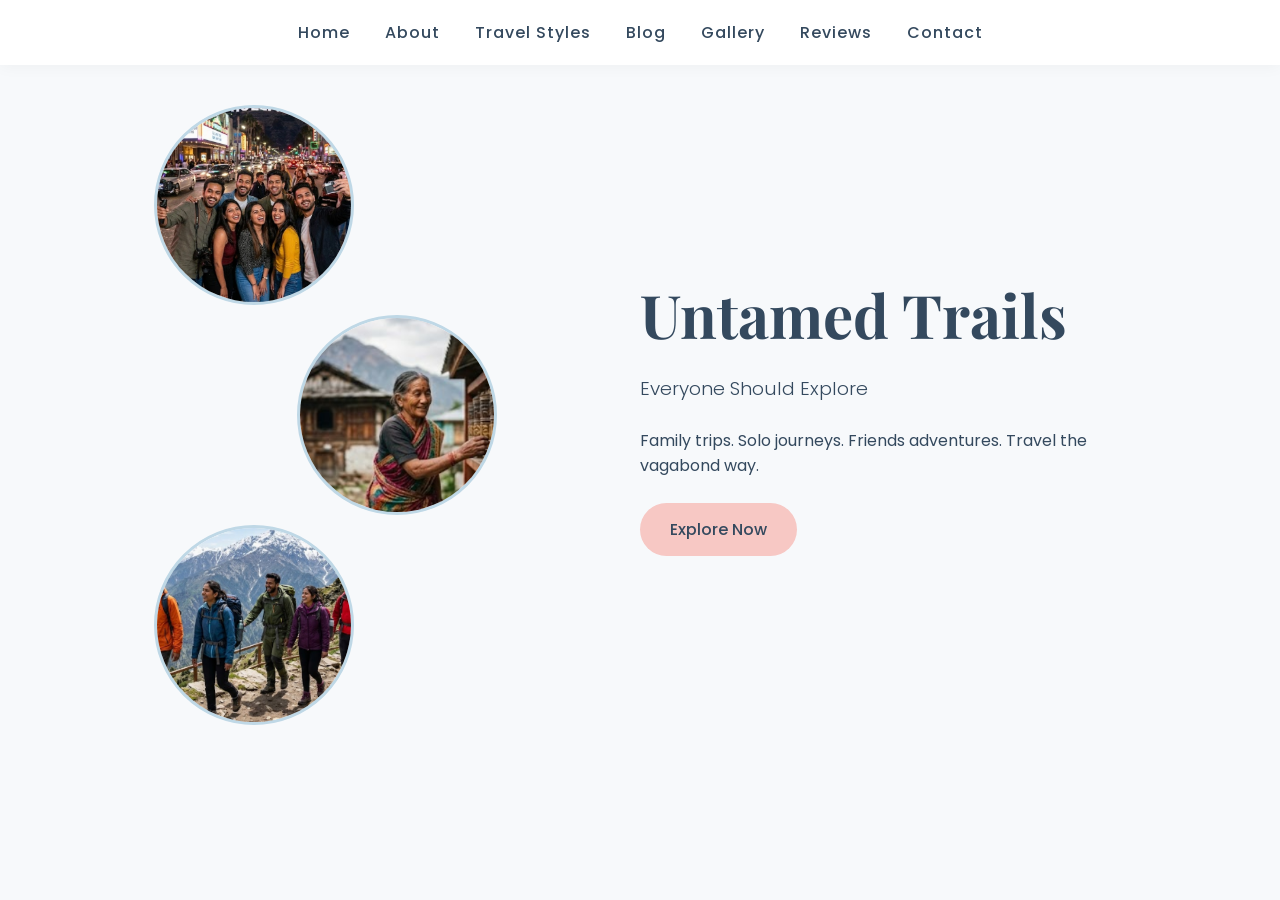
<file: index.html>
<!DOCTYPE html>
<html>
<head>
<title>Untamed Trails</title>
<link rel="stylesheet" href="styles.css">
</head>
<body>

<header>
<nav>
<ul>
<li><a href="index.html">Home</a></li>
<li><a href="about.html">About</a></li>
<li><a href="travelstyles.html">Travel Styles</a></li>
<li><a href="blog.html">Blog</a></li>
<li><a href="gallery.html">Gallery</a></li>
<li><a href="reviews.html">Reviews</a></li>
<li><a href="contact.html">Contact</a></li>
</ul>
</nav>
</header>

<section class="hero">
<div class="hero-left">
<img src="images/1.png" class="circle-img"> 
<img src="images/2.png" class="circle-img">
<img src="images/3.png" class="circle-img">

</div>

<div class="hero-right">
<h1>Untamed Trails</h1>
<h3>Everyone Should Explore</h3>
<p>Family trips. Solo journeys. Friends adventures. Travel the vagabond way.</p>
<br>
<a href="travelstyles.html" class="btn">Explore Now</a>
</div>
</section>

</body>
</html>
</file>
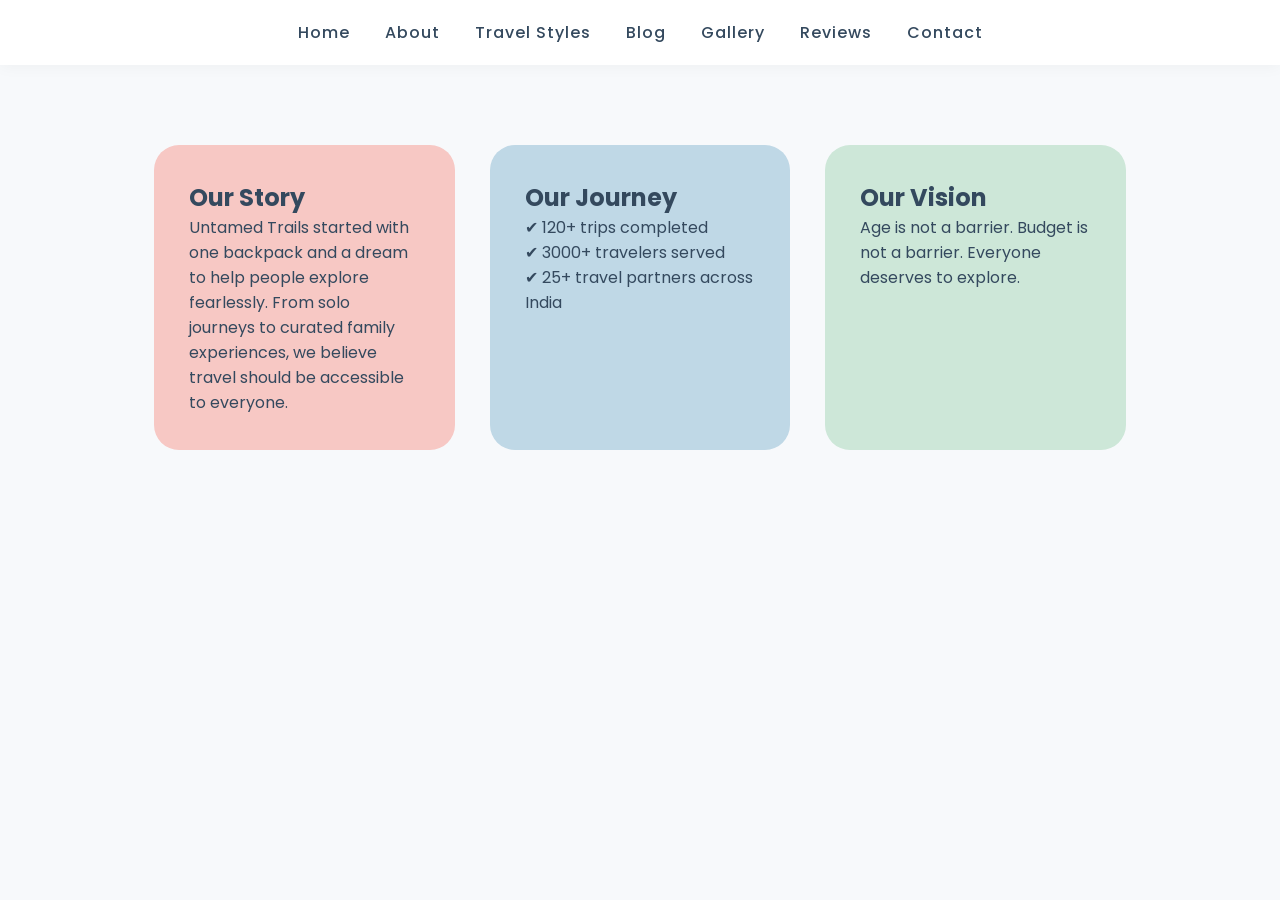
<file: about.html>
<!DOCTYPE html>
<html>
<head>
<title>About Us</title>
<link rel="stylesheet" href="styles.css">
</head>
<body>

<header>
<nav>
<ul>
<li><a href="index.html">Home</a></li>
<li><a href="about.html">About</a></li>
<li><a href="travelstyles.html">Travel Styles</a></li>
<li><a href="blog.html">Blog</a></li>
<li><a href="gallery.html">Gallery</a></li>
<li><a href="reviews.html">Reviews</a></li>
<li><a href="contact.html">Contact</a></li>
</ul>
</nav>
</header>

<section class="section">

<div class="card">
<h2>Our Story</h2>
<p>Untamed Trails started with one backpack and a dream to help people explore fearlessly. From solo journeys to curated family experiences, we believe travel should be accessible to everyone.</p>
</div>

<div class="card">
<h2>Our Journey</h2>
<p>✔ 120+ trips completed<br>
✔ 3000+ travelers served<br>
✔ 25+ travel partners across India</p>
</div>

<div class="card">
<h2>Our Vision</h2>
<p>Age is not a barrier. Budget is not a barrier. Everyone deserves to explore.</p>
</div>

</section>

</body>
</html>
</file>
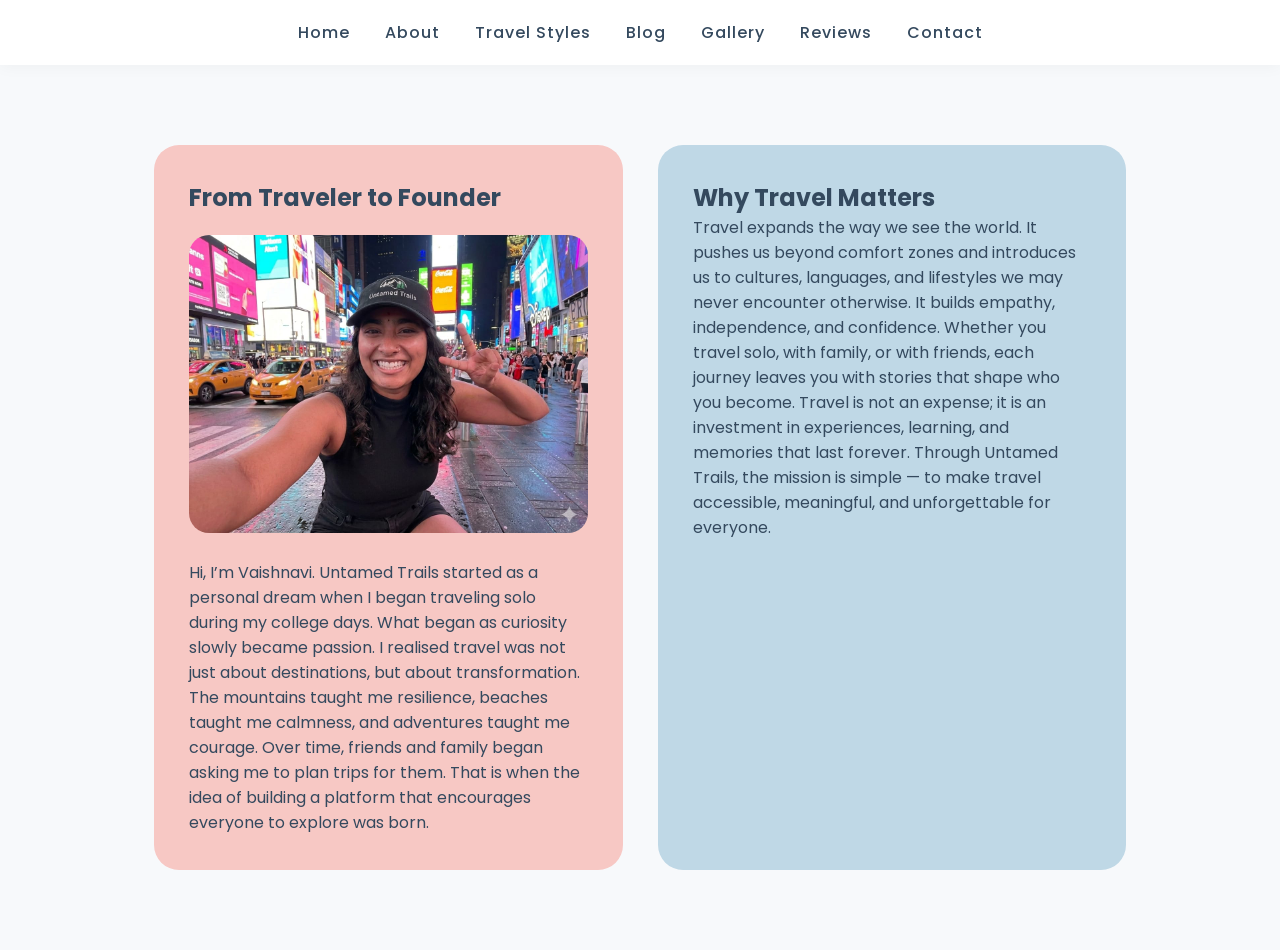
<file: blog.html>
<!DOCTYPE html>
<html>
<head>
<title>Blog - Untamed Trails</title>
<link rel="stylesheet" href="styles.css">
</head>
<body>

<header>
<nav>
<ul>
<li><a href="index.html">Home</a></li>
<li><a href="about.html">About</a></li>
<li><a href="travelstyles.html">Travel Styles</a></li>
<li><a href="blog.html">Blog</a></li>
<li><a href="gallery.html">Gallery</a></li>
<li><a href="reviews.html">Reviews</a></li>
<li><a href="contact.html">Contact</a></li>
</ul>
</nav>
</header>

<section class="section">

<div class="card">
<h2>From Traveler to Founder</h2>
<img src="images/owner.jpeg" width="100%" style="border-radius:20px; margin:20px 0;">
<p>
Hi, I’m Vaishnavi. Untamed Trails started as a personal dream when I began traveling solo during my college days. What began as curiosity slowly became passion. I realised travel was not just about destinations, but about transformation. The mountains taught me resilience, beaches taught me calmness, and adventures taught me courage. Over time, friends and family began asking me to plan trips for them. That is when the idea of building a platform that encourages everyone to explore was born.
</p>
</div>

<div class="card">
<h2>Why Travel Matters</h2>
<p>
Travel expands the way we see the world. It pushes us beyond comfort zones and introduces us to cultures, languages, and lifestyles we may never encounter otherwise. It builds empathy, independence, and confidence. Whether you travel solo, with family, or with friends, each journey leaves you with stories that shape who you become. Travel is not an expense; it is an investment in experiences, learning, and memories that last forever. Through Untamed Trails, the mission is simple — to make travel accessible, meaningful, and unforgettable for everyone.
</p>
</div>

</section>

</body>
</html>
</file>
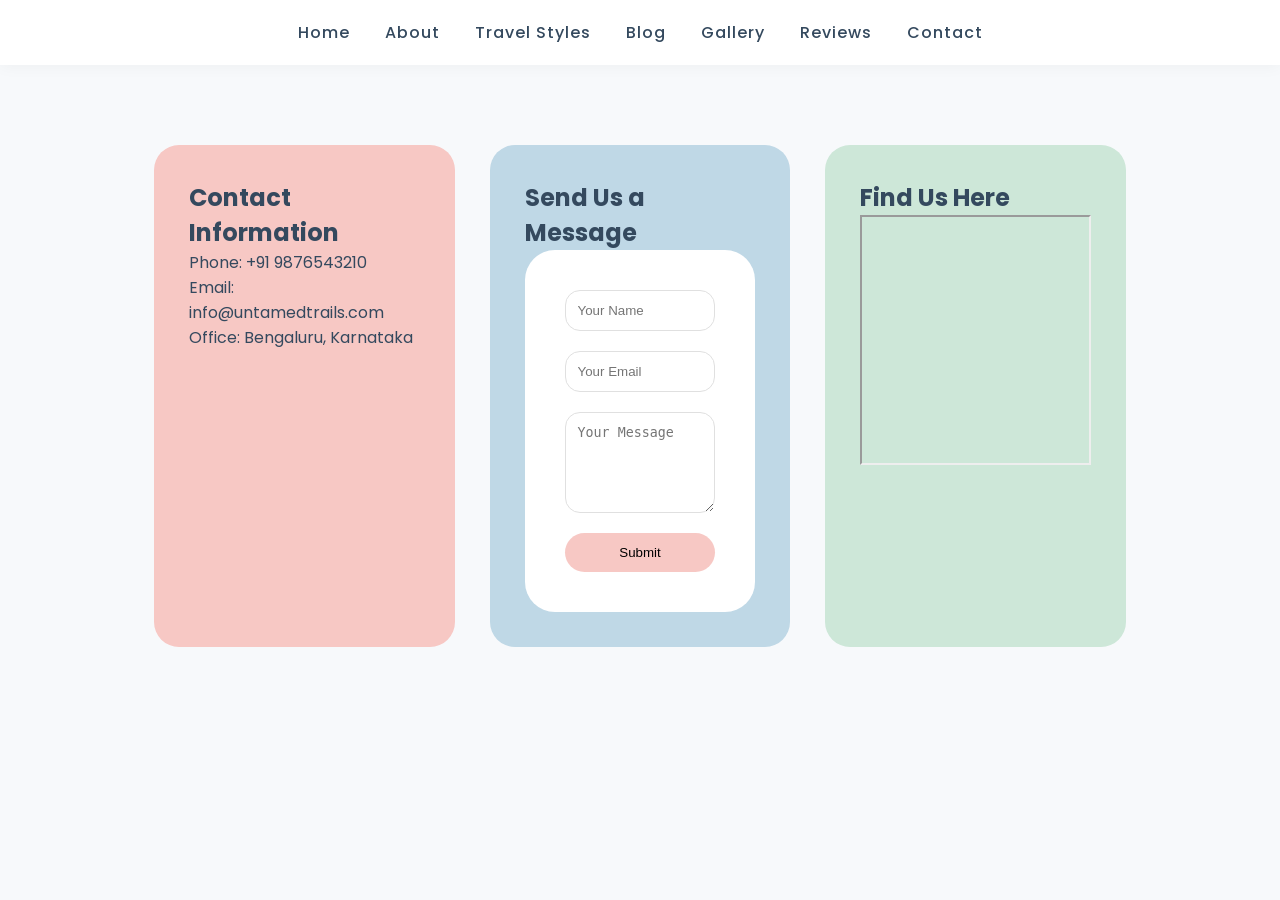
<file: contact.html>
<!DOCTYPE html>
<html>
<head>
<title>Contact</title>
<link rel="stylesheet" href="styles.css">
</head>
<body>

<header>
<nav>
<ul>
<li><a href="index.html">Home</a></li>
<li><a href="about.html">About</a></li>
<li><a href="travelstyles.html">Travel Styles</a></li>
<li><a href="blog.html">Blog</a></li>
<li><a href="gallery.html">Gallery</a></li>
<li><a href="reviews.html">Reviews</a></li>
<li><a href="contact.html">Contact</a></li>
</ul>
</nav>
</header>

<section class="section">

<div class="card">
<h2>Contact Information</h2>
<p>Phone: +91 9876543210</p>
<p>Email: info@untamedtrails.com</p>
<p>Office: Bengaluru, Karnataka</p>
</div>

<div class="card">
<h2>Send Us a Message</h2>
<form>
<input type="text" placeholder="Your Name" required>
<input type="email" placeholder="Your Email" required>
<textarea placeholder="Your Message" rows="5"></textarea>
<button type="submit">Submit</button>
</form>
</div>

<div class="card">
<h2>Find Us Here</h2>
<iframe src="https://maps.google.com/maps?q=Bangalore&t=&z=13&ie=UTF8&iwloc=&output=embed"
width="100%" height="250"></iframe>
</div>

</section>

</body>
</html>
</file>
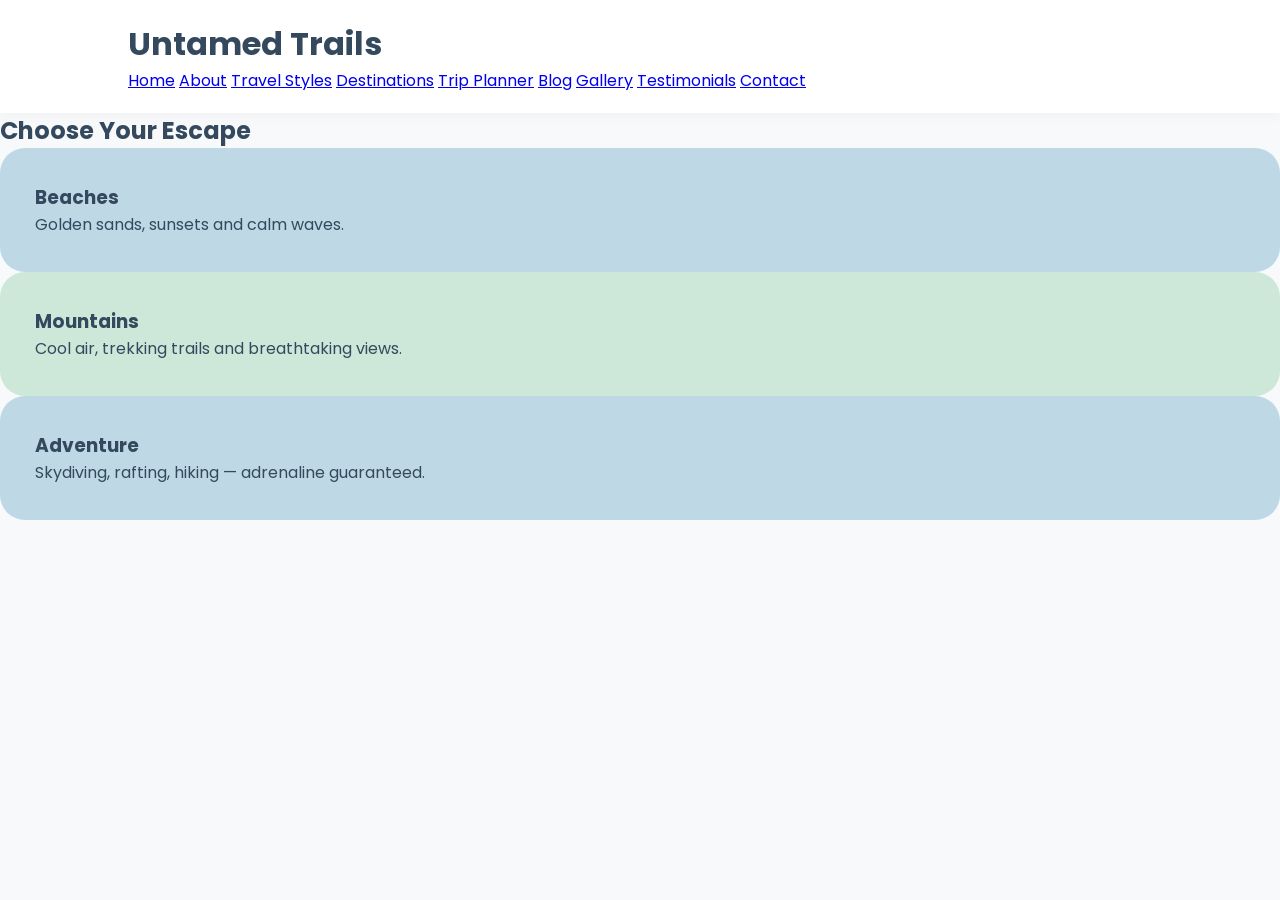
<file: destinations.html>
<!DOCTYPE html>
<html>
<head>
    <title>Destinations - Untamed Trails</title>
    <link rel="stylesheet" href="styles.css">
</head>
<body>

<header>
    <h1>Untamed Trails</h1>
    <nav>
        <a href="index.html">Home</a>
        <a href="about.html">About</a>
        <a href="travel.html">Travel Styles</a>
        <a href="destinations.html">Destinations</a>
        <a href="planner.html">Trip Planner</a>
        <a href="blog.html">Blog</a>
        <a href="gallery.html">Gallery</a>
        <a href="testimonials.html">Testimonials</a>
        <a href="contact.html">Contact</a>
    </nav>
</header>

<section class="content">
    <h2>Choose Your Escape</h2>

    <div class="card">
        <h3>Beaches</h3>
        <p>Golden sands, sunsets and calm waves.</p>
    </div>

    <div class="card">
        <h3>Mountains</h3>
        <p>Cool air, trekking trails and breathtaking views.</p>
    </div>

    <div class="card">
        <h3>Adventure</h3>
        <p>Skydiving, rafting, hiking — adrenaline guaranteed.</p>
    </div>
</section>

<script src="script.js"></script>
</body>
</html>
</file>
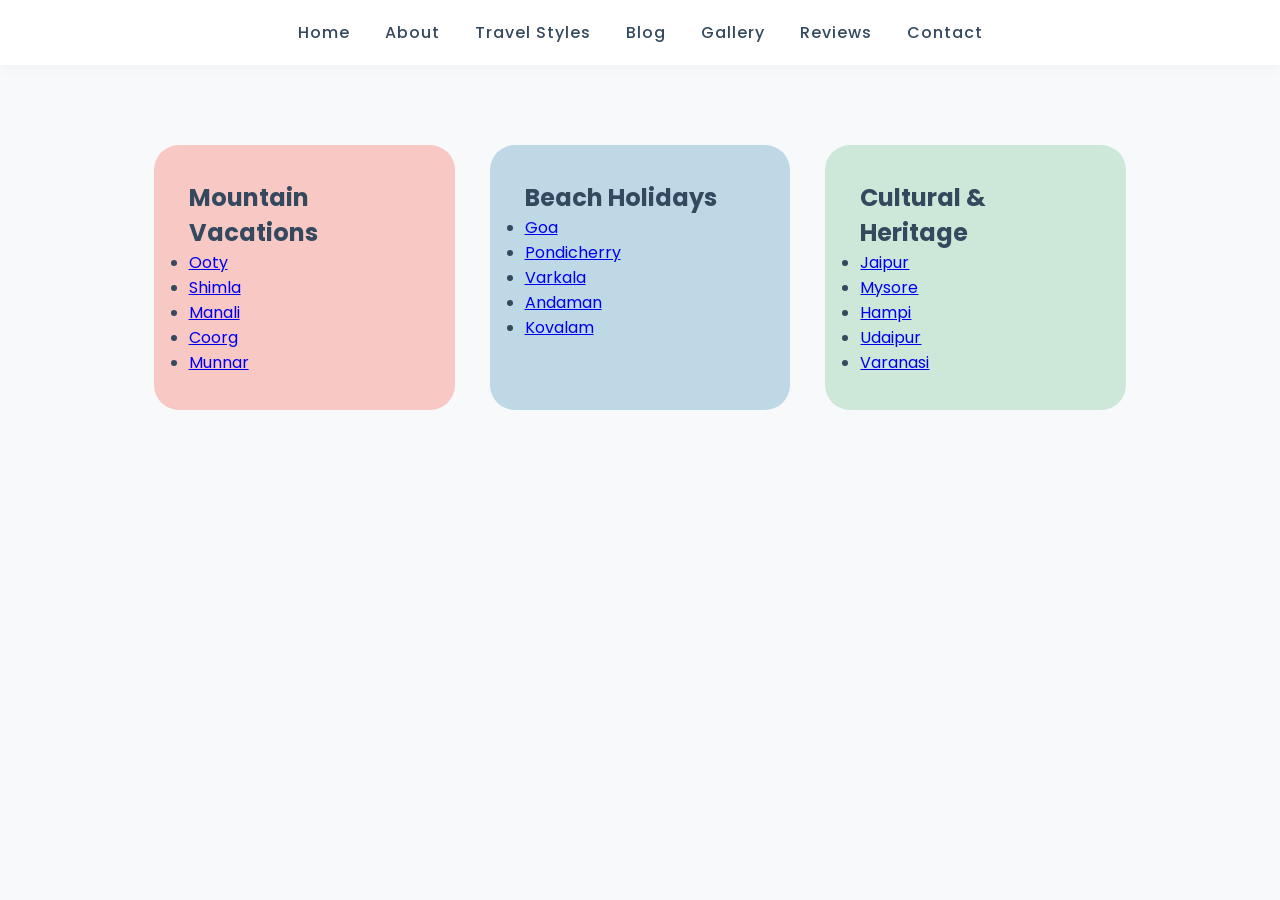
<file: family.html>
<!DOCTYPE html>
<html>
<head>
<title>Family Trips - Untamed Trails</title>
<link rel="stylesheet" href="styles.css">
</head>
<body>

<header>
<nav>
<ul>
<li><a href="index.html">Home</a></li>
<li><a href="about.html">About</a></li>
<li><a href="travelstyles.html">Travel Styles</a></li>
<li><a href="blog.html">Blog</a></li>
<li><a href="gallery.html">Gallery</a></li>
<li><a href="reviews.html">Reviews</a></li>
<li><a href="contact.html">Contact</a></li>
</ul>
</nav>
</header>

<section class="section">

<div class="card">
<h2>Mountain Vacations</h2>
<ul>
<li><a href="#">Ooty</a></li>
<li><a href="#">Shimla</a></li>
<li><a href="#">Manali</a></li>
<li><a href="#">Coorg</a></li>
<li><a href="#">Munnar</a></li>
</ul>
</div>

<div class="card">
<h2>Beach Holidays</h2>
<ul>
<li><a href="#">Goa</a></li>
<li><a href="#">Pondicherry</a></li>
<li><a href="#">Varkala</a></li>
<li><a href="#">Andaman</a></li>
<li><a href="#">Kovalam</a></li>
</ul>
</div>

<div class="card">
<h2>Cultural & Heritage</h2>
<ul>
<li><a href="#">Jaipur</a></li>
<li><a href="#">Mysore</a></li>
<li><a href="#">Hampi</a></li>
<li><a href="#">Udaipur</a></li>
<li><a href="#">Varanasi</a></li>
</ul>
</div>

</section>

</body>
</html>
</file>
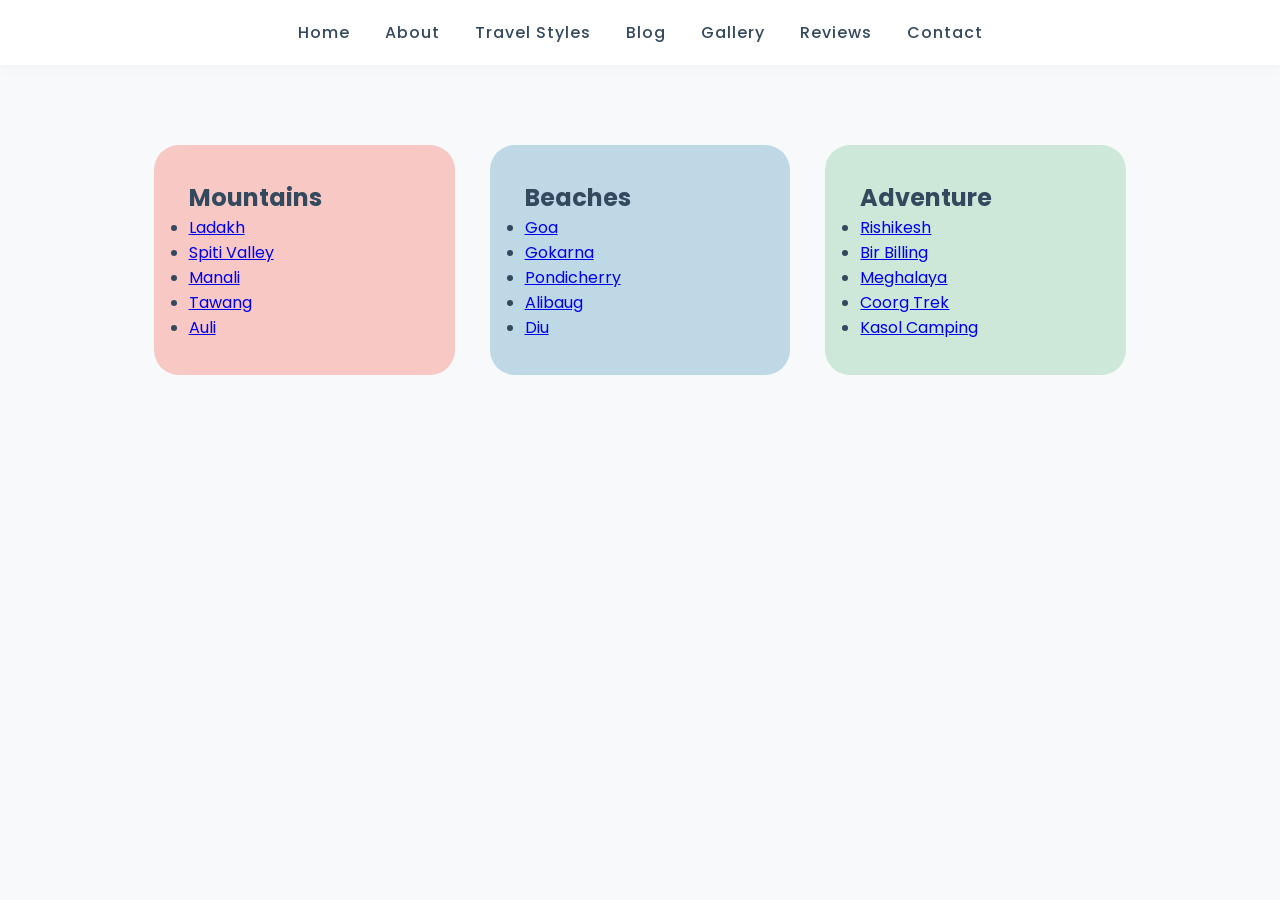
<file: friends.html>
<!DOCTYPE html>
<html>
<head>
<title>Friends Trips - Untamed Trails</title>
<link rel="stylesheet" href="styles.css">
</head>
<body>

<header>
<nav>
<ul>
<li><a href="index.html">Home</a></li>
<li><a href="about.html">About</a></li>
<li><a href="travelstyles.html">Travel Styles</a></li>
<li><a href="blog.html">Blog</a></li>
<li><a href="gallery.html">Gallery</a></li>
<li><a href="reviews.html">Reviews</a></li>
<li><a href="contact.html">Contact</a></li>
</ul>
</nav>
</header>

<section class="section">

<div class="card">
<h2>Mountains</h2>
<ul>
<li><a href="#">Ladakh</a></li>
<li><a href="#">Spiti Valley</a></li>
<li><a href="#">Manali</a></li>
<li><a href="#">Tawang</a></li>
<li><a href="#">Auli</a></li>
</ul>
</div>

<div class="card">
<h2>Beaches</h2>
<ul>
<li><a href="#">Goa</a></li>
<li><a href="#">Gokarna</a></li>
<li><a href="#">Pondicherry</a></li>
<li><a href="#">Alibaug</a></li>
<li><a href="#">Diu</a></li>
</ul>
</div>

<div class="card">
<h2>Adventure</h2>
<ul>
<li><a href="#">Rishikesh</a></li>
<li><a href="#">Bir Billing</a></li>
<li><a href="#">Meghalaya</a></li>
<li><a href="#">Coorg Trek</a></li>
<li><a href="#">Kasol Camping</a></li>
</ul>
</div>

</section>

</body>
</html>
</file>
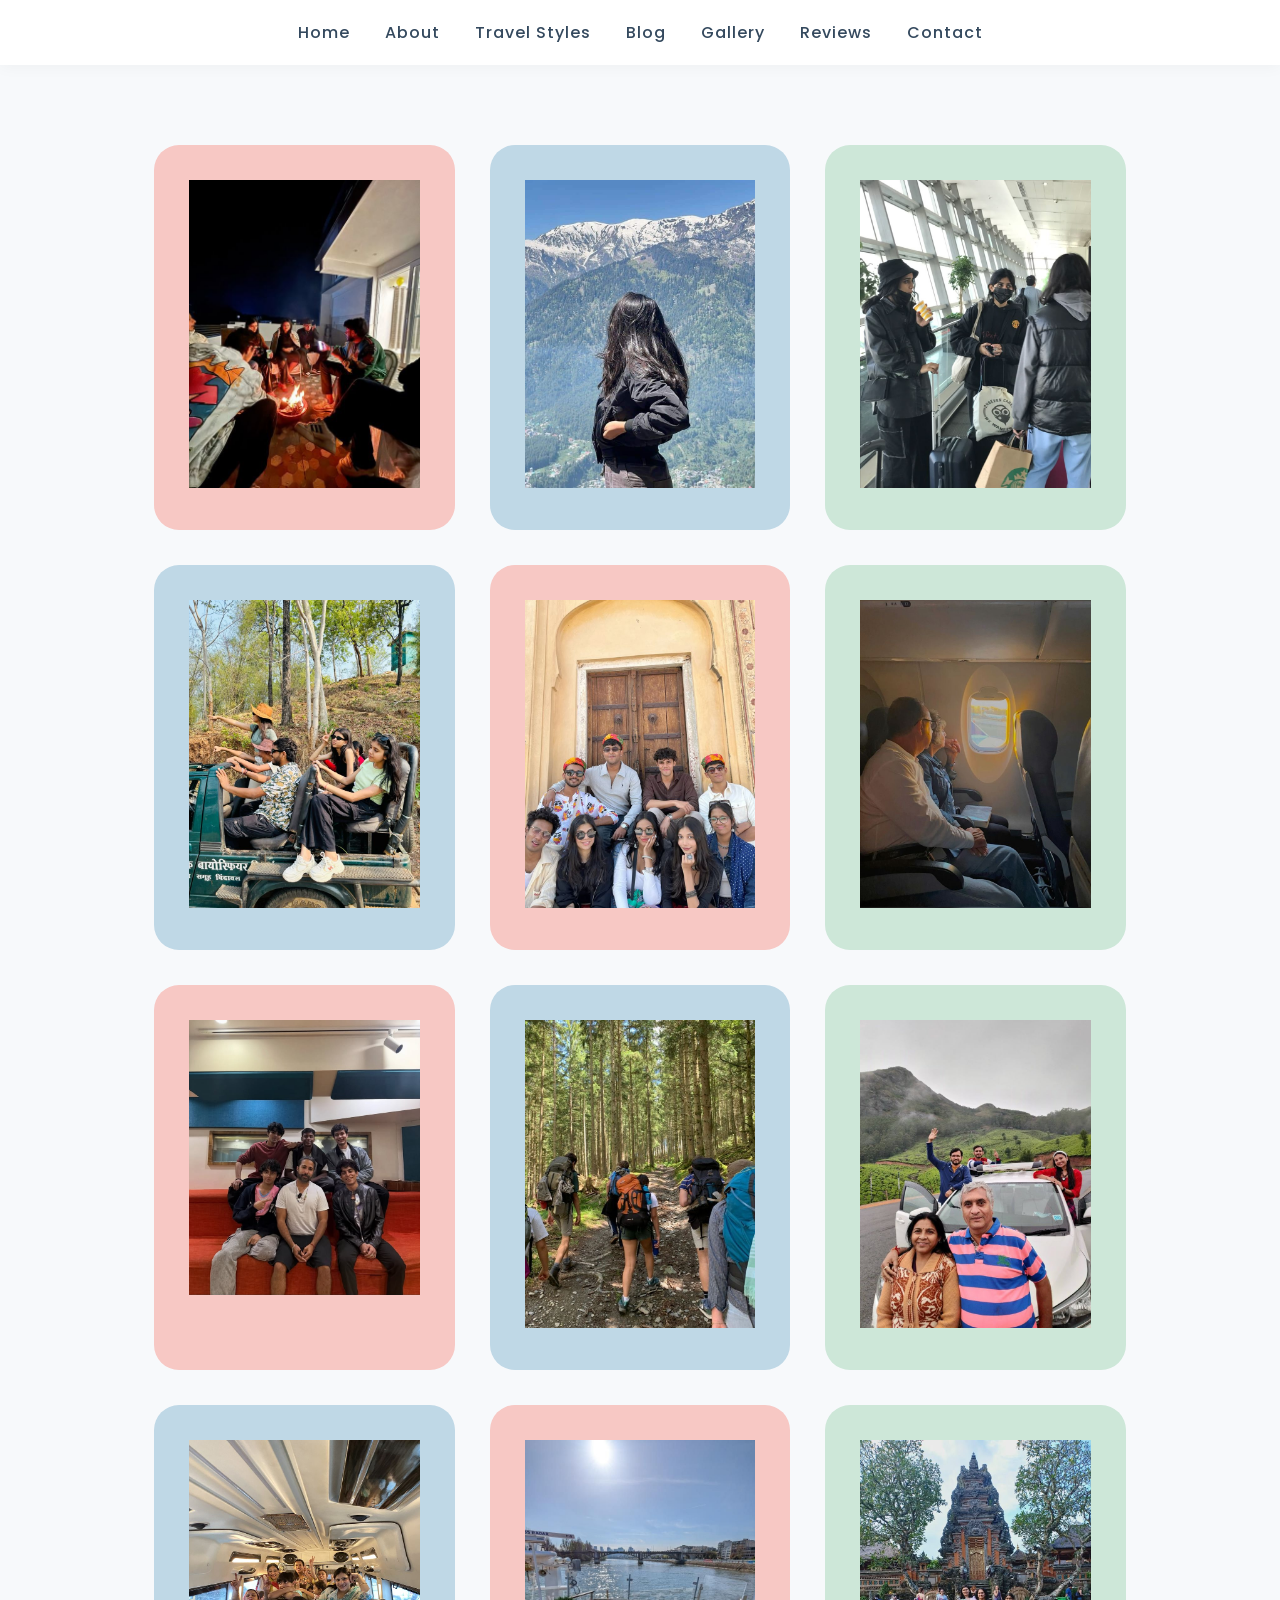
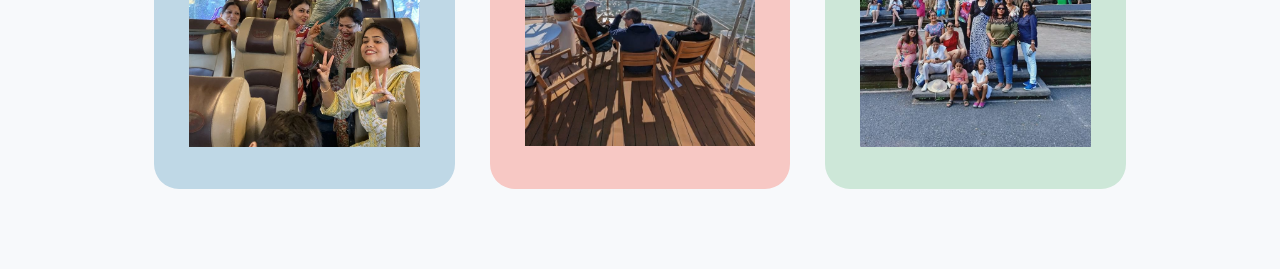
<file: gallery.html>
<!DOCTYPE html>
<html>
<head>
<title>Gallery</title>
<link rel="stylesheet" href="styles.css">
</head>
<body>

<header>
<nav>
<ul>
<li><a href="index.html">Home</a></li>
<li><a href="about.html">About</a></li>
<li><a href="travelstyles.html">Travel Styles</a></li>
<li><a href="blog.html">Blog</a></li>
<li><a href="gallery.html">Gallery</a></li>
<li><a href="reviews.html">Reviews</a></li>
<li><a href="contact.html">Contact</a></li>
</ul>
</nav>
</header>

<section class="section">

<div class="card">
<img src="images/trip1.jpg" width="100%">
</div>

<div class="card">
<img src="images/trip2.jpg" width="100%">
</div>

<div class="card">
<img src="images/trip3.jpg" width="100%">
</div>

<div class="card">
<img src="images/trip4.jpg" width="100%">
</div>

<div class="card">
<img src="images/trip5.jpg" width="100%">
</div>

<div class="card">
<img src="images/trip6.jpg" width="100%">
</div>

<div class="card">
<img src="images/trip7.jpg" width="100%">
</div>

<div class="card">
<img src="images/trip8.jpg" width="100%">
</div>

<div class="card">
<img src="images/trip9.jpg" width="100%">
</div>

<div class="card">
<img src="images/trip10.jpg" width="100%">
</div>

<div class="card">
<img src="images/trip11.jpg" width="100%">
</div>

<div class="card">
<img src="images/trip12.jpg" width="100%">
</div>

</section>

</body>
</html>
</file>
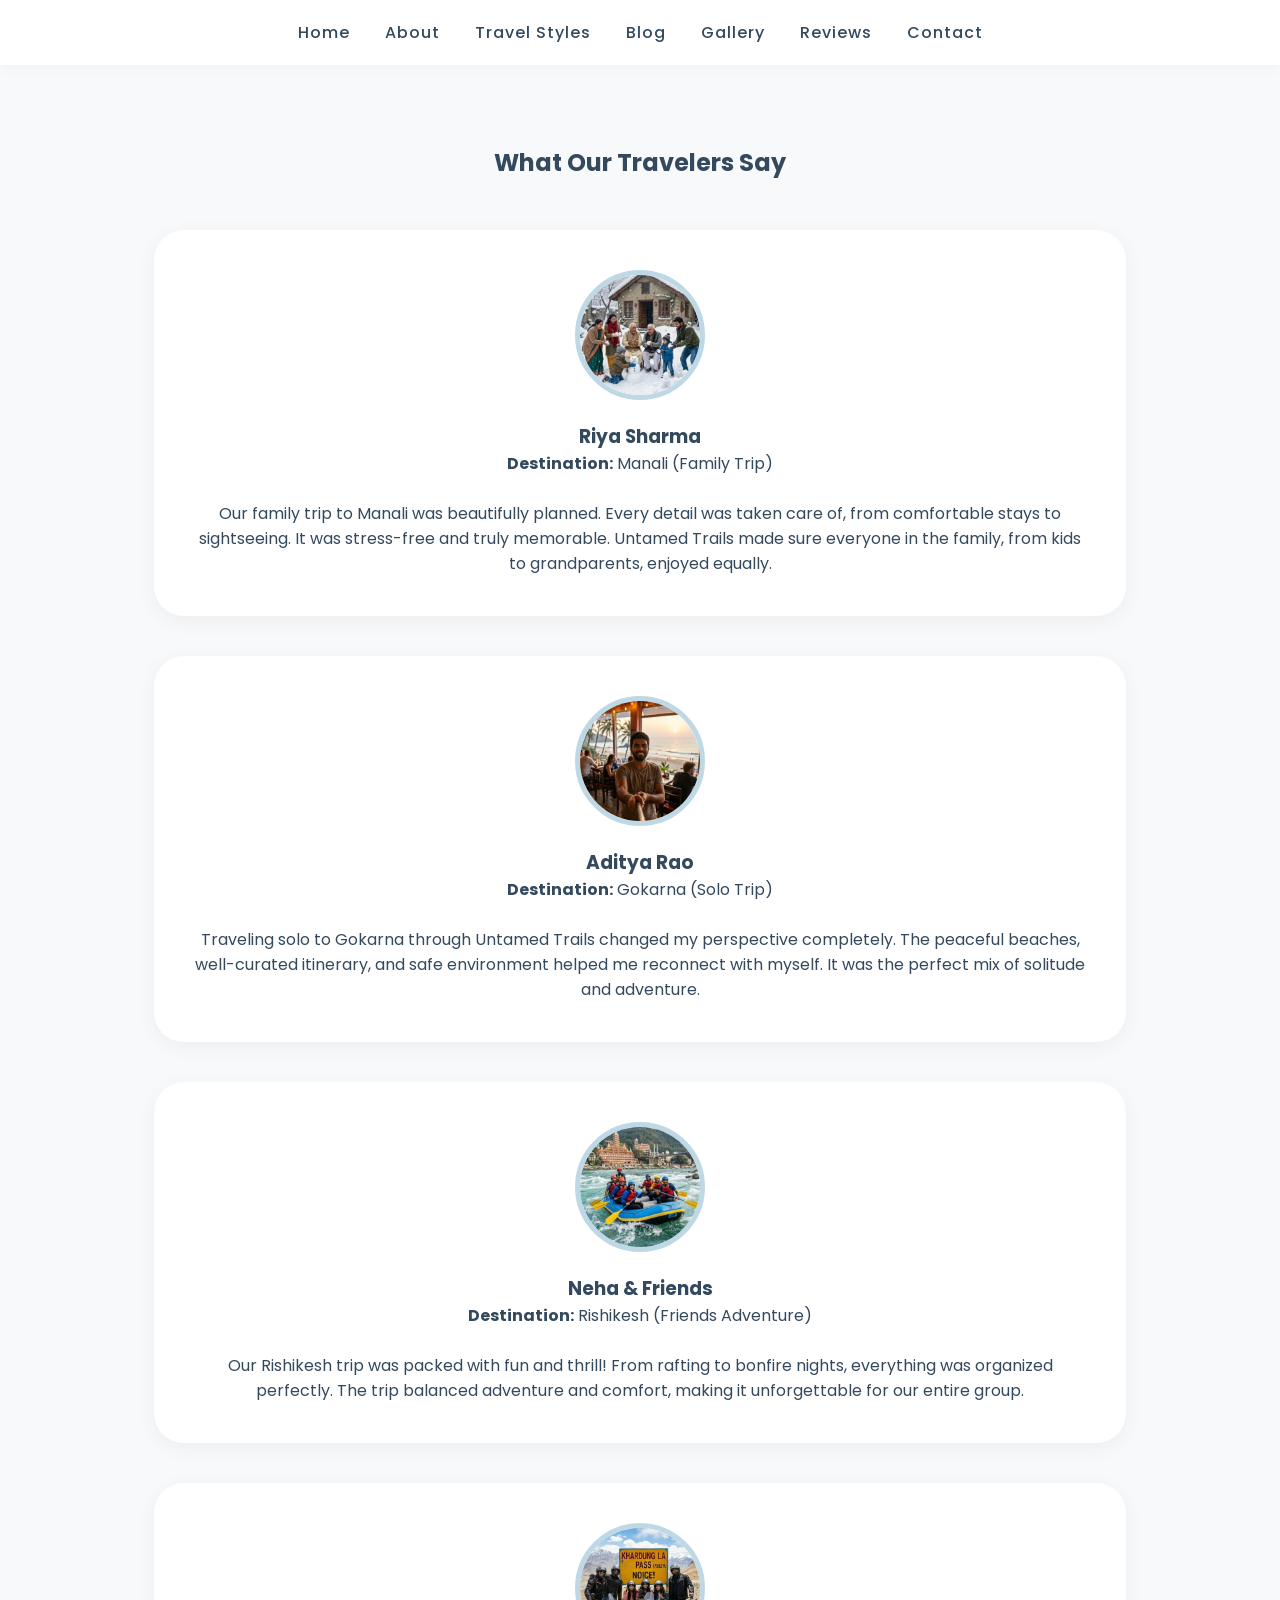
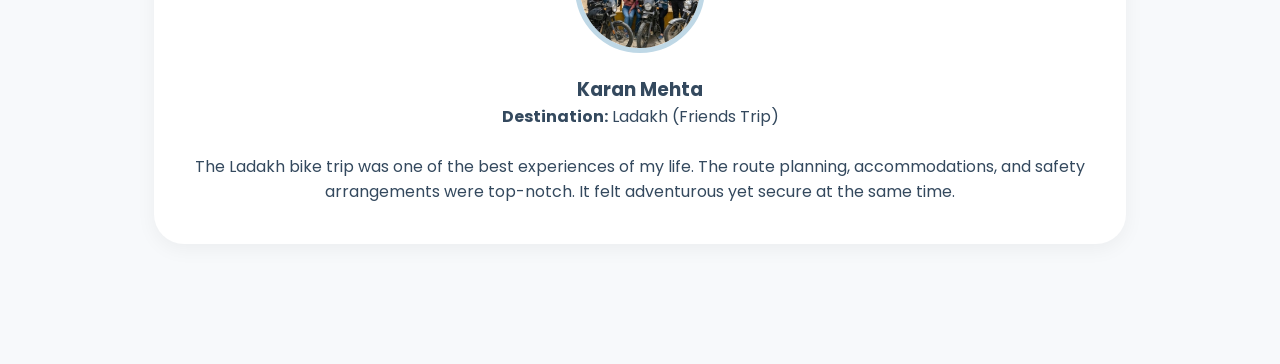
<file: reviews.html>
<!DOCTYPE html>
<html>
<head>
<title>Reviews - Untamed Trails</title>
<link rel="stylesheet" href="styles.css">
</head>
<body>

<header>
<nav>
<ul>
<li><a href="index.html">Home</a></li>
<li><a href="about.html">About</a></li>
<li><a href="travelstyles.html">Travel Styles</a></li>
<li><a href="blog.html">Blog</a></li>
<li><a href="gallery.html">Gallery</a></li>
<li><a href="reviews.html">Reviews</a></li>
<li><a href="contact.html">Contact</a></li>
</ul>
</nav>
</header>

<section class="review-section">

<h1 style="margin-bottom:50px;">What Our Travelers Say</h1>

<div class="review-card">
<img src="images/user1.png">
<h3>Riya Sharma</h3>
<p><b>Destination:</b> Manali (Family Trip)</p>
<br>
<p>
Our family trip to Manali was beautifully planned. Every detail was taken care of, from comfortable stays to sightseeing. It was stress-free and truly memorable. Untamed Trails made sure everyone in the family, from kids to grandparents, enjoyed equally.
</p>
</div>

<div class="review-card">
<img src="images/user2.png">
<h3>Aditya Rao</h3>
<p><b>Destination:</b> Gokarna (Solo Trip)</p>
<br>
<p>
Traveling solo to Gokarna through Untamed Trails changed my perspective completely. The peaceful beaches, well-curated itinerary, and safe environment helped me reconnect with myself. It was the perfect mix of solitude and adventure.
</p>
</div>

<div class="review-card">
<img src="images/user3.png">
<h3>Neha & Friends</h3>
<p><b>Destination:</b> Rishikesh (Friends Adventure)</p>
<br>
<p>
Our Rishikesh trip was packed with fun and thrill! From rafting to bonfire nights, everything was organized perfectly. The trip balanced adventure and comfort, making it unforgettable for our entire group.
</p>
</div>

<div class="review-card">
<img src="images/user4.png">
<h3>Karan Mehta</h3>
<p><b>Destination:</b> Ladakh (Friends Trip)</p>
<br>
<p>
The Ladakh bike trip was one of the best experiences of my life. The route planning, accommodations, and safety arrangements were top-notch. It felt adventurous yet secure at the same time.
</p>
</div>

</section>

</body>
</html>
</file>
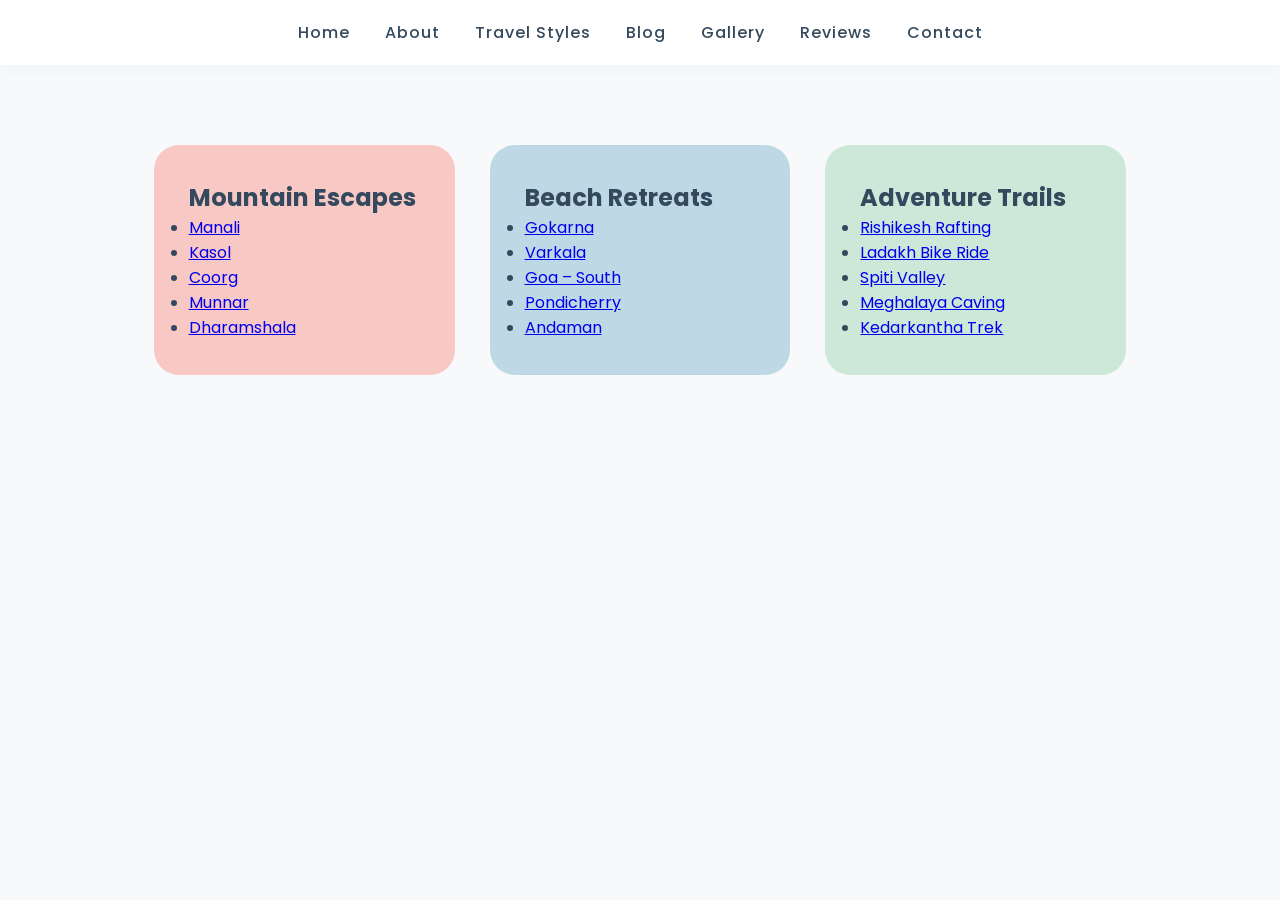
<file: solo.html>
<!DOCTYPE html>
<html>
<head>
<title>Solo Travel - Untamed Trails</title>
<link rel="stylesheet" href="styles.css">
</head>
<body>

<header>
<nav>
<ul>
<li><a href="index.html">Home</a></li>
<li><a href="about.html">About</a></li>
<li><a href="travelstyles.html">Travel Styles</a></li>
<li><a href="blog.html">Blog</a></li>
<li><a href="gallery.html">Gallery</a></li>
<li><a href="reviews.html">Reviews</a></li>
<li><a href="contact.html">Contact</a></li>
</ul>
</nav>
</header>

<section class="section">

<div class="card">
<h2>Mountain Escapes</h2>
<ul>
<li><a href="#">Manali</a></li>
<li><a href="#">Kasol</a></li>
<li><a href="#">Coorg</a></li>
<li><a href="#">Munnar</a></li>
<li><a href="#">Dharamshala</a></li>
</ul>
</div>

<div class="card">
<h2>Beach Retreats</h2>
<ul>
<li><a href="#">Gokarna</a></li>
<li><a href="#">Varkala</a></li>
<li><a href="#">Goa – South</a></li>
<li><a href="#">Pondicherry</a></li>
<li><a href="#">Andaman</a></li>
</ul>
</div>

<div class="card">
<h2>Adventure Trails</h2>
<ul>
<li><a href="#">Rishikesh Rafting</a></li>
<li><a href="#">Ladakh Bike Ride</a></li>
<li><a href="#">Spiti Valley</a></li>
<li><a href="#">Meghalaya Caving</a></li>
<li><a href="#">Kedarkantha Trek</a></li>
</ul>
</div>

</section>

</body>
</html>
</file>
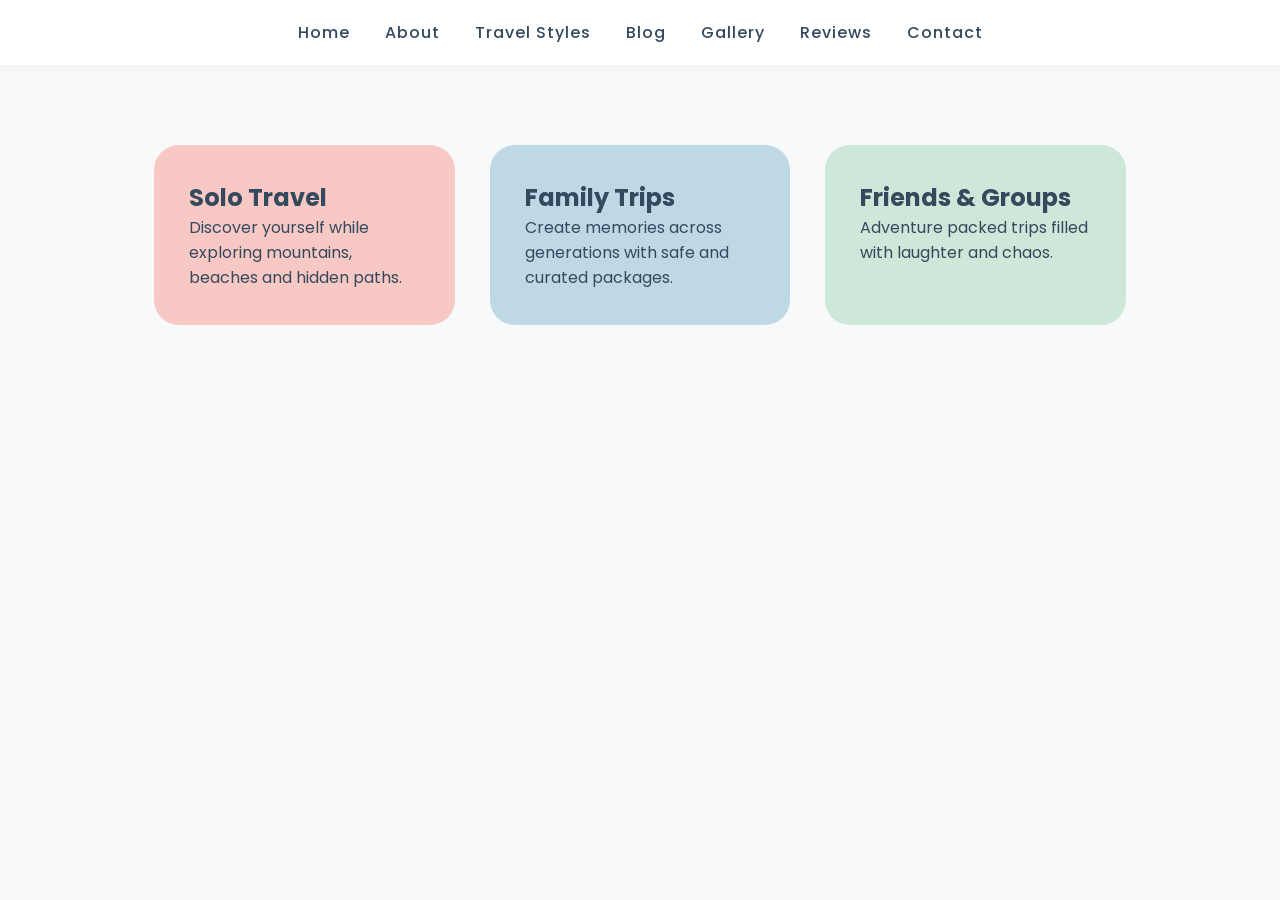
<file: travelstyles.html>
<!DOCTYPE html>
<html>
<head>
<title>Travel Styles - Untamed Trails</title>
<link rel="stylesheet" href="styles.css">
</head>
<body>

<header>
<nav>
<ul>
<li><a href="index.html">Home</a></li>
<li><a href="about.html">About</a></li>
<li><a href="travelstyles.html">Travel Styles</a></li>
<li><a href="blog.html">Blog</a></li>
<li><a href="gallery.html">Gallery</a></li>
<li><a href="reviews.html">Reviews</a></li>
<li><a href="contact.html">Contact</a></li>
</ul>
</nav>
</header>

<section class="section">

<div class="card">
<h2><a href="solo.html" style="text-decoration:none;color:inherit;">Solo Travel</a></h2>
<p>Discover yourself while exploring mountains, beaches and hidden paths.</p>
</div>

<div class="card">
<h2><a href="family.html" style="text-decoration:none;color:inherit;">Family Trips</a></h2>
<p>Create memories across generations with safe and curated packages.</p>
</div>

<div class="card">
<h2><a href="friends.html" style="text-decoration:none;color:inherit;">Friends & Groups</a></h2>
<p>Adventure packed trips filled with laughter and chaos.</p>
</div>

</section>

</body>
</html>
</file>
<file: styles.css>
@import url('https://fonts.googleapis.com/css2?family=Playfair+Display:wght@500;600&family=Poppins:wght@300;400;500&display=swap');

:root {
  --bg: #F7F9FB;
  --primary: #BFD8E6;
  --secondary: #F7C8C4;
  --accent: #CDE7D8;
  --text: #34495E;
  --white: #FFFFFF;
}

* {
  margin: 0;
  padding: 0;
  box-sizing: border-box;
}

body {
  background: var(--bg);
  font-family: 'Poppins', sans-serif;
  color: var(--text);
}

/* NAVBAR */
header {
  padding: 20px 10%;
  background: var(--white);
  box-shadow: 0 2px 15px rgba(0,0,0,0.04);
}

nav ul {
  display: flex;
  justify-content: center;
  gap: 35px;
  list-style: none;
}

nav ul li a {
  text-decoration: none;
  color: var(--text);
  font-weight: 500;
  letter-spacing: 1px;
  transition: 0.3s ease;
}

nav ul li a:hover {
  color: #000;
}

/* HERO SECTION */
.hero {
  display: grid;
  grid-template-columns: 1fr 1fr;
  padding: 40px 12% 80px 12%;  /* top right bottom left */
  align-items: center;
}

.hero-left {
  display: flex;
  flex-direction: column;
  gap: 10px;
}

/* Default circle style */
.circle-img {
  width: 200px;
  height: 200px;
  border-radius: 50%;
  object-fit: cover;
  transition: 0.5s ease;
  border: 3px solid var(--primary);
}

/* 1st circle - LEFT */
.hero-left .circle-img:nth-child(1) {
  align-self: flex-start;
}

/* 2nd circle - CENTER */
.hero-left .circle-img:nth-child(2) {
  align-self: center;
}

/* 3rd circle - LEFT */
.hero-left .circle-img:nth-child(3) {
  align-self: flex-start;
}

.circle-img:hover {
  transform: scale(1.1);
}

.hero-right h1 {
  font-family: 'Playfair Display', serif;
  font-size: 60px;
  margin-bottom: 20px;
  color: var(--text);
}

.hero-right h3 {
  font-weight: 300;
  margin-bottom: 25px;
}

/* BUTTON */
.btn {
  background: var(--secondary);
  padding: 14px 30px;
  border-radius: 40px;
  text-decoration: none;
  color: var(--text);
  font-weight: 500;
  display: inline-block;
  transition: 0.3s;
}

.btn:hover {
  background: var(--accent);
}

/* GRID SECTION */
.section {
  padding: 80px 12%;
  display: grid;
  grid-template-columns: repeat(auto-fit, minmax(280px, 1fr));
  gap: 35px;
}

.card {
  padding: 35px;
  border-radius: 25px;
  background: var(--secondary);
  transition: 0.4s ease;
}

.card:nth-child(2n) {
  background: var(--primary);
}

.card:nth-child(3n) {
  background: var(--accent);
}

.card:hover {
  transform: translateY(-10px);
}


/* REVIEWS */
.review-section {
  padding: 80px 12%;
  text-align: center;
}

.review-card {
  background: var(--white);
  padding: 40px;
  border-radius: 30px;
  margin-bottom: 40px;
  box-shadow: 0 5px 20px rgba(0,0,0,0.05);
}

.review-card img {
  width: 130px;
  height: 130px;
  border-radius: 50%;
  object-fit: cover;
  margin-bottom: 15px;
  border: 5px solid var(--primary);
}


/* FORM */
form {
  background: var(--white);
  padding: 40px;
  border-radius: 30px;
  display: flex;
  flex-direction: column;
  gap: 20px;
}

input, textarea {
  padding: 12px;
  border-radius: 15px;
  border: 1px solid #E0E0E0;
}

input:focus, textarea:focus {
  outline: none;
  border-color: var(--primary);
}

button {
  padding: 12px;
  border-radius: 30px;
  border: none;
  background: var(--secondary);
  cursor: pointer;
  transition: 0.3s;
}

button:hover {
  background: var(--accent);
}

/* FOOTER */
footer {
  text-align: center;
  padding: 1%;
  margin-top: 10px;
  font-size: 14px;
  background: var(--white);
}
</file>
